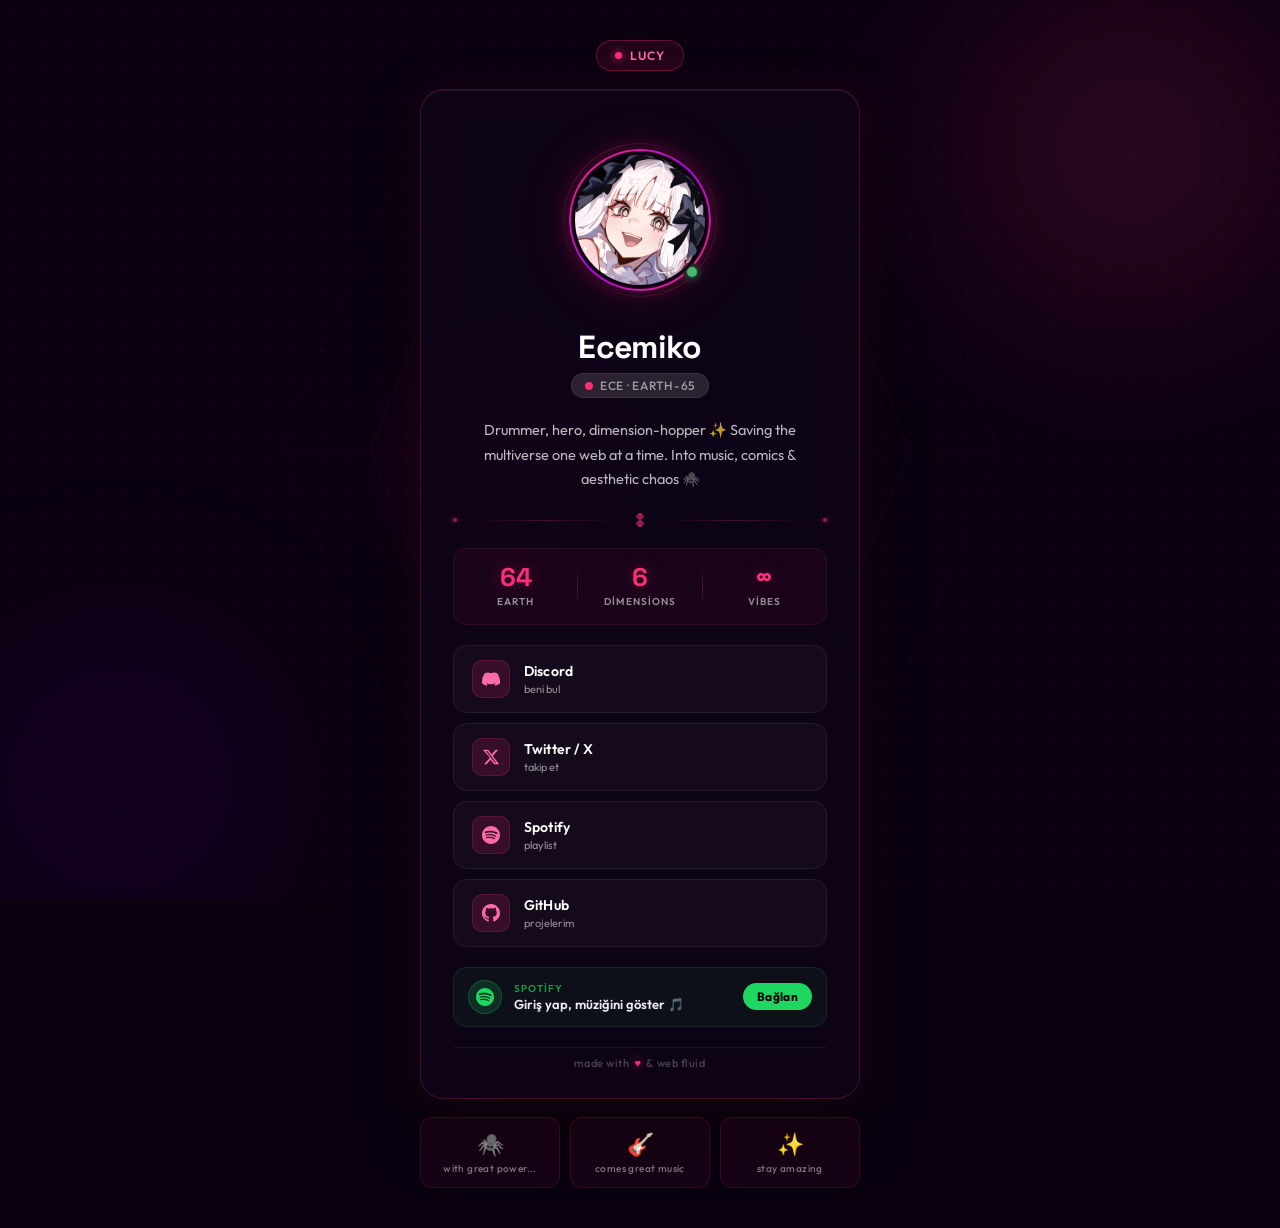
<file: Site/index.html>
<!DOCTYPE html>
<html lang="tr">

<head>
  <meta charset="UTF-8" />
  <meta name="viewport" content="width=device-width, initial-scale=1.0" />
  <title>Spider-Gwen · Profile</title>
  <meta name="description" content="Spider-Gwen themed personal profile page." />
  <link rel="preconnect" href="https://fonts.googleapis.com" />
  <link rel="preconnect" href="https://fonts.gstatic.com" crossorigin />
  <link
    href="https://fonts.googleapis.com/css2?family=Outfit:wght@300;400;500;600;700;800;900&family=Space+Grotesk:wght@300;400;500;600;700&display=swap"
    rel="stylesheet" />
  <link rel="stylesheet" href="style.css" />
</head>

<body>

  <!-- Spider web SVG background -->
  <div class="bg-layer">
    <svg class="web-svg" viewBox="0 0 800 800" xmlns="http://www.w3.org/2000/svg">
      <!-- Concentric octagons -->
      <g class="web-group" transform="translate(400,400)">
        <polygon points="0,-80 56,-56 80,0 56,56 0,80 -56,56 -80,0 -56,-56" fill="none" stroke="rgba(255,45,120,0.18)"
          stroke-width="1" />
        <polygon points="0,-160 113,-113 160,0 113,113 0,160 -113,113 -160,0 -113,-113" fill="none"
          stroke="rgba(255,45,120,0.13)" stroke-width="1" />
        <polygon points="0,-240 170,-170 240,0 170,170 0,240 -170,170 -240,0 -170,-170" fill="none"
          stroke="rgba(255,45,120,0.09)" stroke-width="1" />
        <polygon points="0,-320 226,-226 320,0 226,226 0,320 -226,226 -320,0 -226,-226" fill="none"
          stroke="rgba(255,45,120,0.06)" stroke-width="1" />
        <!-- Web lines from center -->
        <line x1="0" y1="-320" x2="0" y2="320" stroke="rgba(255,45,120,0.07)" stroke-width="0.8" />
        <line x1="-320" y1="0" x2="320" y2="0" stroke="rgba(255,45,120,0.07)" stroke-width="0.8" />
        <line x1="-226" y1="-226" x2="226" y2="226" stroke="rgba(255,45,120,0.07)" stroke-width="0.8" />
        <line x1="226" y1="-226" x2="-226" y2="226" stroke="rgba(255,45,120,0.07)" stroke-width="0.8" />
      </g>
    </svg>
    <div class="halftone"></div>
    <div class="glow-orb glow-1"></div>
    <div class="glow-orb glow-2"></div>
  </div>

  <!-- Floating particles -->
  <div class="particles" id="particles"></div>

  <!-- Main container -->
  <main class="container">

    <!-- Top badge -->
    <div class="top-badge" id="top-badge">
      <span class="badge-dot"></span>
      <span>Lucy</span>
    </div>

    <!-- Profile card -->
    <div class="card" id="main-card">

      <!-- Card inner glow border -->
      <div class="card-border-glow"></div>

      <!-- Avatar section — 4 profil seçici -->
      <div class="avatar-wrap" id="avatar-wrap">

        <!-- Küçük profil balonları (absolute over entire wrap) -->
        <div class="mini-profiles">
          <div class="mini-pfp" id="mini-0" data-idx="0" title="Profil 1">
            <img src="Profiller/Profil1.jpg" alt="Profil 1" />
          </div>
          <div class="mini-pfp" id="mini-1" data-idx="1" title="Profil 2">
            <img src="Profiller/Profil2.jpg" alt="Profil 2" />
          </div>
          <div class="mini-pfp" id="mini-2" data-idx="2" title="Profil 3">
            <img src="Profiller/Profil3.jpg" alt="Profil 3" />
          </div>
        </div>

        <!-- Ana avatar grubu — halkalar buna göre konumlanır -->
        <div class="avatar-main-group">
          <div class="avatar-ring"></div>
          <div class="avatar-ring ring-2"></div>
          <div class="avatar-img" id="main-avatar">
            <img src="Profiller/Anaprofil.jpg" alt="Ana Profil" id="main-avatar-img" />
            <div class="avatar-expand-hint" id="expand-hint" title="Profilleri göster">🕷</div>
          </div>
          <div class="avatar-status">
            <span class="status-dot"></span>
          </div>
        </div>

      </div><!-- /avatar-wrap -->

      <!-- Name & title -->
      <div class="profile-name" id="profile-name">
        <h1 class="name-text">Ecemiko <span class="name-accent"></span></h1>
        <div class="name-tag">
          <svg width="10" height="10" viewBox="0 0 10 10">
            <circle cx="5" cy="5" r="4" fill="#FF2D78" />
          </svg>
          <span>Ece · Earth-65</span>
        </div>
      </div>

      <!-- Bio -->
      <p class="bio" id="bio-text">
        Drummer, hero, dimension-hopper ✨ Saving the multiverse one web at a time.
        Into music, comics &amp; aesthetic chaos 🕷️
      </p>

      <!-- Divider -->
      <div class="divider">
        <span class="divider-dot"></span>
        <span class="divider-line"></span>
        <svg width="16" height="16" viewBox="0 0 16 16" class="divider-icon">
          <circle cx="8" cy="4" r="3" fill="#FF2D78" />
          <circle cx="8" cy="12" r="3" fill="#FF2D78" />
          <line x1="4" y1="4" x2="12" y2="12" stroke="#FF2D78" stroke-width="1.2" />
          <line x1="12" y1="4" x2="4" y2="12" stroke="#FF2D78" stroke-width="1.2" />
        </svg>
        <span class="divider-line"></span>
        <span class="divider-dot"></span>
      </div>

      <!-- Stats row -->
      <div class="stats-row" id="stats-row">
        <div class="stat-item">
          <span class="stat-num" data-count="65">0</span>
          <span class="stat-label">Earth</span>
        </div>
        <div class="stat-sep"></div>
        <div class="stat-item">
          <span class="stat-num" data-count="7">0</span>
          <span class="stat-label">Dimensions</span>
        </div>
        <div class="stat-sep"></div>
        <div class="stat-item">
          <span class="stat-num" data-count="∞" data-symbol="∞">∞</span>
          <span class="stat-label">Vibes</span>
        </div>
      </div>

      <!-- Social links -->
      <div class="links-grid" id="links-grid">

        <a href="#" class="link-btn" id="btn-discord">
          <div class="btn-icon">
            <svg viewBox="0 0 24 24" fill="currentColor">
              <path
                d="M20.317 4.37a19.791 19.791 0 0 0-4.885-1.515.074.074 0 0 0-.079.037c-.21.375-.444.864-.608 1.25a18.27 18.27 0 0 0-5.487 0 12.64 12.64 0 0 0-.617-1.25.077.077 0 0 0-.079-.037A19.736 19.736 0 0 0 3.677 4.37a.07.07 0 0 0-.032.027C.533 9.046-.32 13.58.099 18.057.1 18.08.114 18.1.133 18.11a19.9 19.9 0 0 0 5.993 3.03.078.078 0 0 0 .084-.028c.462-.63.874-1.295 1.226-1.994a.076.076 0 0 0-.041-.106 13.107 13.107 0 0 1-1.872-.892.077.077 0 0 1-.008-.128 10.2 10.2 0 0 0 .372-.292.074.074 0 0 1 .077-.01c3.928 1.793 8.18 1.793 12.062 0a.074.074 0 0 1 .078.01c.12.098.246.198.373.292a.077.077 0 0 1-.006.127 12.299 12.299 0 0 1-1.873.892.077.077 0 0 0-.041.107c.36.698.772 1.362 1.225 1.993a.076.076 0 0 0 .084.028 19.839 19.839 0 0 0 6.002-3.03.077.077 0 0 0 .032-.054c.5-5.177-.838-9.674-3.549-13.66a.061.061 0 0 0-.031-.03z" />
            </svg>
          </div>
          <div class="btn-content">
            <span class="btn-label">Discord</span>
            <span class="btn-sub">beni bul</span>
          </div>
          <div class="btn-arrow">→</div>
        </a>

        <a href="#" class="link-btn" id="btn-twitter">
          <div class="btn-icon">
            <svg viewBox="0 0 24 24" fill="currentColor">
              <path
                d="M18.244 2.25h3.308l-7.227 8.26 8.502 11.24H16.17l-4.714-6.231-5.401 6.231H2.748l7.73-8.835L1.254 2.25H8.08l4.713 6.231zm-1.161 17.52h1.833L7.084 4.126H5.117z" />
            </svg>
          </div>
          <div class="btn-content">
            <span class="btn-label">Twitter / X</span>
            <span class="btn-sub">takip et</span>
          </div>
          <div class="btn-arrow">→</div>
        </a>

        <a href="#" class="link-btn" id="btn-spotify">
          <div class="btn-icon">
            <svg viewBox="0 0 24 24" fill="currentColor">
              <path
                d="M12 0C5.4 0 0 5.4 0 12s5.4 12 12 12 12-5.4 12-12S18.66 0 12 0zm5.521 17.34c-.24.359-.66.48-1.021.24-2.82-1.74-6.36-2.101-10.561-1.141-.418.122-.779-.179-.899-.539-.12-.421.18-.78.54-.9 4.56-1.021 8.52-.6 11.64 1.32.42.18.479.659.301 1.02zm1.44-3.3c-.301.42-.841.6-1.262.3-3.239-1.98-8.159-2.58-11.939-1.38-.479.12-1.02-.12-1.14-.6-.12-.48.12-1.021.6-1.141C9.6 9.9 15 10.561 18.72 12.84c.361.181.54.78.241 1.2zm.12-3.36C15.24 8.4 8.82 8.16 5.16 9.301c-.6.179-1.2-.181-1.38-.721-.18-.601.18-1.2.72-1.381 4.26-1.26 11.28-1.02 15.721 1.621.539.3.719 1.02.419 1.56-.299.421-1.02.599-1.559.3z" />
            </svg>
          </div>
          <div class="btn-content">
            <span class="btn-label">Spotify</span>
            <span class="btn-sub">playlist</span>
          </div>
          <div class="btn-arrow">→</div>
        </a>

        <a href="#" class="link-btn link-btn--wide" id="btn-github">
          <div class="btn-icon">
            <svg viewBox="0 0 24 24" fill="currentColor">
              <path
                d="M12 0c-6.626 0-12 5.373-12 12 0 5.302 3.438 9.8 8.207 11.387.599.111.793-.261.793-.577v-2.234c-3.338.726-4.033-1.416-4.033-1.416-.546-1.387-1.333-1.756-1.333-1.756-1.089-.745.083-.729.083-.729 1.205.084 1.839 1.237 1.839 1.237 1.07 1.834 2.807 1.304 3.492.997.107-.775.418-1.305.762-1.604-2.665-.305-5.467-1.334-5.467-5.931 0-1.311.469-2.381 1.236-3.221-.124-.303-.535-1.524.117-3.176 0 0 1.008-.322 3.301 1.23.957-.266 1.983-.399 3.003-.404 1.02.005 2.047.138 3.006.404 2.291-1.552 3.297-1.23 3.297-1.23.653 1.653.242 2.874.118 3.176.77.84 1.235 1.911 1.235 3.221 0 4.609-2.807 5.624-5.479 5.921.43.372.823 1.102.823 2.222v3.293c0 .319.192.694.801.576 4.765-1.589 8.199-6.086 8.199-11.386 0-6.627-5.373-12-12-12z" />
            </svg>
          </div>
          <div class="btn-content">
            <span class="btn-label">GitHub</span>
            <span class="btn-sub">projelerim</span>
          </div>
          <div class="btn-arrow">→</div>
        </a>

      </div>

      <!-- Currently playing -->
      <div class="now-playing" id="now-playing">

        <!-- State: Not connected -->
        <div class="np-state" id="np-disconnected">
          <div class="np-spotify-logo">
            <svg viewBox="0 0 24 24" fill="currentColor"><path d="M12 0C5.4 0 0 5.4 0 12s5.4 12 12 12 12-5.4 12-12S18.66 0 12 0zm5.521 17.34c-.24.359-.66.48-1.021.24-2.82-1.74-6.36-2.101-10.561-1.141-.418.122-.779-.179-.899-.539-.12-.421.18-.78.54-.9 4.56-1.021 8.52-.6 11.64 1.32.42.18.479.659.301 1.02zm1.44-3.3c-.301.42-.841.6-1.262.3-3.239-1.98-8.159-2.58-11.939-1.38-.479.12-1.02-.12-1.14-.6-.12-.48.12-1.021.6-1.141C9.6 9.9 15 10.561 18.72 12.84c.361.181.54.78.241 1.2zm.12-3.36C15.24 8.4 8.82 8.16 5.16 9.301c-.6.179-1.2-.181-1.38-.721-.18-.601.18-1.2.72-1.381 4.26-1.26 11.28-1.02 15.721 1.621.539.3.719 1.02.419 1.56-.299.421-1.02.599-1.559.3z"/></svg>
          </div>
          <div class="np-connect-text">
            <span class="np-label">Spotify</span>
            <span class="np-song">Giriş yap, müziğini göster 🎵</span>
          </div>
          <button class="np-connect-btn" id="np-connect-btn">Bağlan</button>
        </div>

        <!-- State: Playing -->
        <div class="np-state np-state--hidden" id="np-playing">
          <div class="np-album-art" id="np-album-art">
            <div class="np-bars">
              <span></span><span></span><span></span><span></span><span></span>
            </div>
          </div>
          <div class="np-text">
            <span class="np-label" id="np-status-label">Şu an çalıyor</span>
            <span class="np-track" id="np-track-name">—</span>
            <span class="np-artist" id="np-artist-name">—</span>
          </div>
          <a class="np-open-btn" id="np-open-btn" href="#" target="_blank" rel="noopener">
            <svg viewBox="0 0 24 24" fill="currentColor" width="14" height="14"><path d="M5 3l3.057-3 11.943 12-11.943 12-3.057-3 9-9z"/></svg>
          </a>
        </div>

        <!-- State: Nothing playing -->
        <div class="np-state np-state--hidden" id="np-idle">
          <div class="np-spotify-logo np-spotify-logo--dim">
            <svg viewBox="0 0 24 24" fill="currentColor"><path d="M12 0C5.4 0 0 5.4 0 12s5.4 12 12 12 12-5.4 12-12S18.66 0 12 0zm5.521 17.34c-.24.359-.66.48-1.021.24-2.82-1.74-6.36-2.101-10.561-1.141-.418.122-.779-.179-.899-.539-.12-.421.18-.78.54-.9 4.56-1.021 8.52-.6 11.64 1.32.42.18.479.659.301 1.02zm1.44-3.3c-.301.42-.841.6-1.262.3-3.239-1.98-8.159-2.58-11.939-1.38-.479.12-1.02-.12-1.14-.6-.12-.48.12-1.021.6-1.141C9.6 9.9 15 10.561 18.72 12.84c.361.181.54.78.241 1.2zm.12-3.36C15.24 8.4 8.82 8.16 5.16 9.301c-.6.179-1.2-.181-1.38-.721-.18-.601.18-1.2.72-1.381 4.26-1.26 11.28-1.02 15.721 1.621.539.3.719 1.02.419 1.56-.299.421-1.02.599-1.559.3z"/></svg>
          </div>
          <div class="np-text">
            <span class="np-label">Spotify</span>
            <span class="np-song">Şu an bir şey çalmıyor 🎧</span>
          </div>
          <button class="np-logout-btn" id="np-logout-btn" title="Çıkış yap">✕</button>
        </div>

      </div>

      <!-- Footer inside card -->
      <div class="card-footer">
        <span class="footer-text">made with</span>
        <span class="footer-heart">♥</span>
        <span class="footer-text">& web fluid</span>
      </div>

    </div><!-- /card -->

    <!-- Comic strip bottom -->
    <div class="comic-strip" id="comic-strip">
      <div class="comic-panel">
        <span>🕷️</span>
        <small>with great power...</small>
      </div>
      <div class="comic-panel panel-mid">
        <span>🎸</span>
        <small>comes great music</small>
      </div>
      <div class="comic-panel">
        <span>✨</span>
        <small>stay amazing</small>
      </div>
    </div>

  </main>

  <script src="script.js"></script>
</body>

</html>
</file>
<file: Site/style.css>
/* ===========================
   Spider-Gwen Profile Site
   =========================== */

:root {
  --pink: #FF2D78;
  --pink-light: #FF6BA8;
  --pink-dim: rgba(255, 45, 120, 0.15);
  --pink-glow: rgba(255, 45, 120, 0.35);
  --pink-glow-strong: rgba(255, 45, 120, 0.6);
  --white: #FFFFFF;
  --off-white: #F0EAF5;
  --gray: rgba(255,255,255,0.55);
  --gray-dim: rgba(255,255,255,0.12);
  --dark: #0a0010;
  --dark-2: #110018;
  --card-bg: rgba(15, 5, 25, 0.75);
  --card-border: rgba(255, 45, 120, 0.22);
  --radius: 24px;
  --radius-sm: 14px;
  --font-main: 'Outfit', sans-serif;
  --font-alt: 'Space Grotesk', sans-serif;
  --transition: 0.35s cubic-bezier(0.4, 0, 0.2, 1);
}

*, *::before, *::after {
  box-sizing: border-box;
  margin: 0;
  padding: 0;
}

html {
  scroll-behavior: smooth;
}

body {
  font-family: var(--font-main);
  background: var(--dark);
  color: var(--white);
  min-height: 100vh;
  display: flex;
  align-items: center;
  justify-content: center;
  overflow-x: hidden;
  position: relative;
}

/* ── Background Layer ── */
.bg-layer {
  position: fixed;
  inset: 0;
  z-index: 0;
  pointer-events: none;
  overflow: hidden;
}

.web-svg {
  position: absolute;
  top: 50%;
  left: 50%;
  transform: translate(-50%, -50%);
  width: 900px;
  height: 900px;
  opacity: 0.9;
  animation: webRotate 80s linear infinite;
}

@keyframes webRotate {
  from { transform: translate(-50%, -50%) rotate(0deg); }
  to   { transform: translate(-50%, -50%) rotate(360deg); }
}

.halftone {
  position: absolute;
  inset: 0;
  background-image: radial-gradient(circle, rgba(255,45,120,0.08) 1px, transparent 1px);
  background-size: 28px 28px;
  animation: halftoneShift 20s ease-in-out infinite alternate;
}

@keyframes halftoneShift {
  from { background-position: 0 0; }
  to   { background-position: 14px 14px; }
}

.glow-orb {
  position: absolute;
  border-radius: 50%;
  filter: blur(90px);
  animation: orbFloat 12s ease-in-out infinite alternate;
}

.glow-1 {
  width: 500px;
  height: 500px;
  background: radial-gradient(circle, rgba(255,45,120,0.22) 0%, transparent 70%);
  top: -100px;
  right: -100px;
  animation-duration: 15s;
}

.glow-2 {
  width: 400px;
  height: 400px;
  background: radial-gradient(circle, rgba(140,0,255,0.15) 0%, transparent 70%);
  bottom: -80px;
  left: -80px;
  animation-duration: 10s;
  animation-direction: alternate-reverse;
}

@keyframes orbFloat {
  from { transform: translateY(0) scale(1); opacity: 0.8; }
  to   { transform: translateY(-40px) scale(1.1); opacity: 1; }
}

/* ── Particles ── */
.particles {
  position: fixed;
  inset: 0;
  z-index: 1;
  pointer-events: none;
}

.particle {
  position: absolute;
  width: 3px;
  height: 3px;
  border-radius: 50%;
  background: var(--pink);
  opacity: 0;
  animation: particleFloat linear infinite;
}

@keyframes particleFloat {
  0%   { transform: translateY(100vh) scale(0); opacity: 0; }
  10%  { opacity: 0.6; }
  90%  { opacity: 0.3; }
  100% { transform: translateY(-20vh) scale(1.5); opacity: 0; }
}

/* ── Container ── */
.container {
  position: relative;
  z-index: 10;
  display: flex;
  flex-direction: column;
  align-items: center;
  gap: 18px;
  padding: 40px 20px;
  width: 100%;
  max-width: 480px;
}

/* ── Top Badge ── */
.top-badge {
  display: inline-flex;
  align-items: center;
  gap: 8px;
  background: rgba(255, 45, 120, 0.1);
  border: 1px solid rgba(255, 45, 120, 0.3);
  border-radius: 999px;
  padding: 7px 18px;
  font-size: 12px;
  font-weight: 600;
  letter-spacing: 0.08em;
  text-transform: uppercase;
  color: var(--pink-light);
  backdrop-filter: blur(10px);
  animation: badgeIn 0.8s cubic-bezier(0.34, 1.56, 0.64, 1) both;
  cursor: default;
  transition: all var(--transition);
}

.top-badge:hover {
  background: rgba(255, 45, 120, 0.18);
  border-color: var(--pink);
  box-shadow: 0 0 20px var(--pink-glow);
}

.badge-dot {
  width: 7px;
  height: 7px;
  background: var(--pink);
  border-radius: 50%;
  box-shadow: 0 0 8px var(--pink);
  animation: pulse 2s ease-in-out infinite;
}

@keyframes badgeIn {
  from { opacity: 0; transform: translateY(-20px) scale(0.8); }
  to   { opacity: 1; transform: translateY(0) scale(1); }
}

@keyframes pulse {
  0%, 100% { box-shadow: 0 0 8px var(--pink); transform: scale(1); }
  50%       { box-shadow: 0 0 16px var(--pink-light); transform: scale(1.3); }
}

/* ── Main Card ── */
.card {
  position: relative;
  width: 100%;
  background: var(--card-bg);
  border: 1px solid var(--card-border);
  border-radius: var(--radius);
  padding: 40px 32px 28px;
  backdrop-filter: blur(20px);
  -webkit-backdrop-filter: blur(20px);
  box-shadow:
    0 0 40px rgba(255, 45, 120, 0.08),
    0 30px 60px rgba(0,0,0,0.5),
    inset 0 1px 0 rgba(255,255,255,0.06);
  display: flex;
  flex-direction: column;
  align-items: center;
  gap: 20px;
  animation: cardIn 1s cubic-bezier(0.34, 1.56, 0.64, 1) 0.2s both;
  transition: box-shadow var(--transition), transform var(--transition);
}

.card:hover {
  box-shadow:
    0 0 60px rgba(255, 45, 120, 0.15),
    0 40px 80px rgba(0,0,0,0.6),
    inset 0 1px 0 rgba(255,255,255,0.08);
  transform: translateY(-2px);
}

@keyframes cardIn {
  from { opacity: 0; transform: translateY(40px) scale(0.95); }
  to   { opacity: 1; transform: translateY(0) scale(1); }
}

/* Animated border glow */
.card-border-glow {
  position: absolute;
  inset: -1px;
  border-radius: calc(var(--radius) + 1px);
  background: linear-gradient(135deg, transparent 0%, rgba(255,45,120,0.4) 50%, transparent 100%);
  -webkit-mask: linear-gradient(#fff 0 0) content-box, linear-gradient(#fff 0 0);
  mask: linear-gradient(#fff 0 0) content-box, linear-gradient(#fff 0 0);
  -webkit-mask-composite: xor;
  mask-composite: exclude;
  padding: 1px;
  opacity: 0;
  animation: borderGlowAnim 4s ease-in-out infinite;
  pointer-events: none;
}

@keyframes borderGlowAnim {
  0%, 100% { opacity: 0; background-position: 0% 50%; }
  50%       { opacity: 1; background-position: 100% 50%; }
}

/* ── Avatar ── */
.avatar-wrap {
  position: relative;
  width: 180px;
  height: 180px;
  display: flex;
  align-items: center;
  justify-content: center;
  animation: avatarIn 1s cubic-bezier(0.34, 1.56, 0.64, 1) 0.4s both;
}

/* Group that the rings/status are positioned relative to */
.avatar-main-group {
  position: relative;
  width: 130px;
  height: 130px;
  display: flex;
  align-items: center;
  justify-content: center;
  flex-shrink: 0;
  z-index: 2;
}

@keyframes avatarIn {
  from { opacity: 0; transform: scale(0.5) rotate(-10deg); }
  to   { opacity: 1; transform: scale(1) rotate(0deg); }
}

.avatar-ring {
  position: absolute;
  inset: -6px;          /* relative to .avatar-main-group (130px) */
  border-radius: 50%;
  border: 2px solid transparent;
  background: linear-gradient(135deg, var(--pink), #9B00FF, var(--pink)) border-box;
  -webkit-mask: linear-gradient(#fff 0 0) padding-box, linear-gradient(#fff 0 0);
  mask: linear-gradient(#fff 0 0) padding-box, linear-gradient(#fff 0 0);
  -webkit-mask-composite: destination-out;
  mask-composite: exclude;
  animation: ringRotate 4s linear infinite;
  pointer-events: none;
}

.ring-2 {
  inset: -12px;
  border: 1px solid transparent;
  background: linear-gradient(225deg, transparent, rgba(255,45,120,0.3), transparent) border-box;
  animation-duration: 8s;
  animation-direction: reverse;
}

@keyframes ringRotate {
  from { transform: rotate(0deg); }
  to   { transform: rotate(360deg); }
}

.avatar-img {
  width: 130px;
  height: 130px;
  border-radius: 50%;
  overflow: hidden;
  background: linear-gradient(135deg, #1a0030, #2a0050);
  box-shadow:
    0 0 0 3px var(--dark),
    0 0 30px var(--pink-glow),
    0 0 60px rgba(255,45,120,0.15);
  transition: box-shadow var(--transition), transform var(--transition);
  cursor: pointer;
  position: relative;
  z-index: 2;
  flex-shrink: 0;
}

.avatar-img:hover {
  transform: scale(1.05);
  box-shadow:
    0 0 0 3px var(--dark),
    0 0 50px var(--pink-glow-strong),
    0 0 100px rgba(255,45,120,0.3);
}

.avatar-img svg {
  width: 100%;
  height: 100%;
}

.avatar-img img {
  width: 100%;
  height: 100%;
  object-fit: cover;
  display: block;
  transition: transform 0.5s cubic-bezier(0.34,1.56,0.64,1);
}

/* ── Mini Profile Bubbles ── */
.mini-profiles {
  position: absolute;
  inset: 0;
  pointer-events: none;
  overflow: visible;       /* balonlar dışarı taşabilsin */
  z-index: 5;
}

.mini-pfp {
  position: absolute;
  border-radius: 50%;
  overflow: hidden;
  cursor: pointer;
  pointer-events: none;    /* kapalıyken devre dışı */
  border: 2.5px solid rgba(255,255,255,0.22);
  box-shadow:
    0 4px 18px rgba(0,0,0,0.55),
    0 0 0 1.5px rgba(255,45,120,0.12);
  background: #0a0010;

  /* Gizli — ana avatara doğru çökmüş */
  opacity: 0;
  transform: scale(0);
  transition:
    opacity 0.38s cubic-bezier(0.34, 1.56, 0.64, 1),
    transform 0.45s cubic-bezier(0.34, 1.56, 0.64, 1),
    border-color 0.3s ease,
    box-shadow 0.3s ease;
}

.mini-pfp img {
  width: 100%;
  height: 100%;
  object-fit: cover;
  display: block;
  pointer-events: none;
}

/*
 * avatar-wrap = 180×180px, avatar (130px) center at (90,90)
 * Balon 1 (58px) → sol-üst, avatarın üst-sol kenarını kesiyor
 * Balon 2 (50px) → sağ-üst, avatarın üst-sağ kenarını kesiyor
 * Balon 3 (44px) → sol-orta, avatarın sol kenarını kesiyor
 */
.mini-pfp:nth-child(1) {
  width: 58px;
  height: 58px;
  top: -42px;
  left: -36px;
}
.mini-pfp:nth-child(2) {
  width: 50px;
  height: 50px;
  top: -38px;
  left: 20px;
}
.mini-pfp:nth-child(3) {
  width: 44px;
  height: 44px;
  top: 6px;
  left: -40px;
}

/* ── AÇIK durum (.profiles-open avatar-wrap'a eklenir) ── */
.avatar-wrap.profiles-open .mini-pfp {
  opacity: 1;
  pointer-events: all;
}

.avatar-wrap.profiles-open .mini-pfp:nth-child(1) {
  transform: scale(1);
  transition-delay: 0s;
  animation: miniBobA 5s ease-in-out 0.45s infinite alternate;
}
.avatar-wrap.profiles-open .mini-pfp:nth-child(2) {
  transform: scale(1);
  transition-delay: 0.09s;
  animation: miniBobB 6s ease-in-out 0.54s infinite alternate;
}
.avatar-wrap.profiles-open .mini-pfp:nth-child(3) {
  transform: scale(1);
  transition-delay: 0.18s;
  animation: miniBobC 4.5s ease-in-out 0.63s infinite alternate;
}

@keyframes miniBobA {
  from { transform: translateY(0px) rotate(-2deg); }
  to   { transform: translateY(-7px) rotate(2deg); }
}
@keyframes miniBobB {
  from { transform: translateY(0px) rotate(1.5deg); }
  to   { transform: translateY(-9px) rotate(-2.5deg); }
}
@keyframes miniBobC {
  from { transform: translateY(0px) rotate(2deg); }
  to   { transform: translateY(-6px) rotate(-1deg); }
}

/* Hover */
.mini-pfp:hover {
  border-color: var(--pink) !important;
  box-shadow:
    0 6px 24px rgba(0,0,0,0.65),
    0 0 18px var(--pink-glow),
    0 0 0 2px var(--pink);
  transform: scale(1.14) !important;
  animation-play-state: paused;
  z-index: 20;
}

.mini-pfp:active {
  transform: scale(0.9) !important;
}

/* Dimmed when it became the main */
.mini-pfp.is-main {
  opacity: 0.5 !important;
  pointer-events: none !important;
}



/* "..." indicator badge */
.avatar-expand-hint {
  position: absolute;
  bottom: -2px;
  right: -2px;
  width: 26px;
  height: 26px;
  background: var(--dark);
  border-radius: 50%;
  border: 2px solid rgba(255,45,120,0.4);
  display: flex;
  align-items: center;
  justify-content: center;
  font-size: 10px;
  color: var(--pink);
  z-index: 5;
  transition: all var(--transition);
  box-shadow: 0 0 10px var(--pink-glow);
  animation: hintPulse 2.5s ease-in-out infinite;
}

.profiles-open .avatar-expand-hint {
  border-color: rgba(255,45,120,0.8);
  background: var(--pink);
  color: #fff;
  box-shadow: 0 0 16px var(--pink-glow-strong);
  animation: none;
}

@keyframes hintPulse {
  0%, 100% { box-shadow: 0 0 8px var(--pink-glow); transform: scale(1); }
  50%       { box-shadow: 0 0 18px var(--pink-glow-strong); transform: scale(1.1); }
}

.avatar-status {
  position: absolute;
  bottom: 4px;
  right: 4px;
  width: 18px;
  height: 18px;
  background: var(--dark);
  border-radius: 50%;
  display: flex;
  align-items: center;
  justify-content: center;
  border: 2px solid var(--dark);
}

.status-dot {
  width: 10px;
  height: 10px;
  background: #2ECC71;
  border-radius: 50%;
  animation: pulse 2s ease-in-out infinite;
  box-shadow: 0 0 8px #2ECC71;
}

/* ── Profile Name ── */
.profile-name {
  text-align: center;
  animation: slideUp 0.8s cubic-bezier(0.34, 1.56, 0.64, 1) 0.5s both;
}

@keyframes slideUp {
  from { opacity: 0; transform: translateY(20px); }
  to   { opacity: 1; transform: translateY(0); }
}

.name-text {
  font-family: var(--font-alt);
  font-size: 2rem;
  font-weight: 700;
  letter-spacing: -0.02em;
  color: var(--white);
  line-height: 1.1;
  margin-bottom: 8px;
}

.name-accent {
  color: var(--pink);
  text-shadow: 0 0 20px var(--pink-glow), 0 0 40px rgba(255,45,120,0.3);
  position: relative;
}

.name-accent::after {
  content: '';
  position: absolute;
  left: 0; right: 0; bottom: -2px;
  height: 2px;
  background: linear-gradient(90deg, transparent, var(--pink), transparent);
  border-radius: 2px;
  animation: underlineGlow 3s ease-in-out infinite;
}

@keyframes underlineGlow {
  0%, 100% { opacity: 0.5; }
  50%       { opacity: 1; box-shadow: 0 0 10px var(--pink); }
}

.name-tag {
  display: inline-flex;
  align-items: center;
  gap: 6px;
  font-size: 12px;
  font-weight: 500;
  color: var(--gray);
  letter-spacing: 0.06em;
  text-transform: uppercase;
  background: var(--gray-dim);
  padding: 4px 12px;
  border-radius: 999px;
  border: 1px solid rgba(255,255,255,0.08);
}

/* ── Bio ── */
.bio {
  font-size: 14.5px;
  line-height: 1.7;
  color: rgba(255,255,255,0.72);
  text-align: center;
  max-width: 360px;
  font-weight: 400;
  animation: slideUp 0.8s cubic-bezier(0.34, 1.56, 0.64, 1) 0.6s both;
}

/* ── Divider ── */
.divider {
  display: flex;
  align-items: center;
  gap: 10px;
  width: 100%;
  opacity: 0.6;
}

.divider-line {
  flex: 1;
  height: 1px;
  background: linear-gradient(90deg, transparent, rgba(255,45,120,0.4), transparent);
}

.divider-dot {
  width: 4px;
  height: 4px;
  background: var(--pink);
  border-radius: 50%;
  box-shadow: 0 0 6px var(--pink);
}

.divider-icon {
  flex-shrink: 0;
  animation: dividerSpin 8s linear infinite;
}

@keyframes dividerSpin {
  from { transform: rotate(0deg); }
  to   { transform: rotate(360deg); }
}

/* ── Stats ── */
.stats-row {
  display: flex;
  align-items: center;
  justify-content: center;
  gap: 0;
  width: 100%;
  background: rgba(255,45,120,0.05);
  border: 1px solid rgba(255,45,120,0.12);
  border-radius: var(--radius-sm);
  padding: 16px 0;
  animation: slideUp 0.8s cubic-bezier(0.34, 1.56, 0.64, 1) 0.7s both;
}

.stat-item {
  flex: 1;
  display: flex;
  flex-direction: column;
  align-items: center;
  gap: 4px;
  cursor: default;
}

.stat-num {
  font-family: var(--font-alt);
  font-size: 1.6rem;
  font-weight: 700;
  color: var(--pink);
  text-shadow: 0 0 20px var(--pink-glow);
  line-height: 1;
  transition: text-shadow var(--transition), transform 0.2s;
}

.stat-item:hover .stat-num {
  text-shadow: 0 0 30px var(--pink-glow-strong), 0 0 60px var(--pink-glow);
  transform: scale(1.1);
}

.stat-label {
  font-size: 10px;
  font-weight: 600;
  letter-spacing: 0.1em;
  text-transform: uppercase;
  color: var(--gray);
}

.stat-sep {
  width: 1px;
  height: 40px;
  background: linear-gradient(180deg, transparent, rgba(255,45,120,0.3), transparent);
}

/* ── Links Grid ── */
.links-grid {
  display: flex;
  flex-direction: column;
  gap: 10px;
  width: 100%;
  animation: slideUp 0.8s cubic-bezier(0.34, 1.56, 0.64, 1) 0.8s both;
}

.link-btn {
  display: flex;
  align-items: center;
  gap: 14px;
  padding: 14px 18px;
  background: rgba(255,255,255,0.03);
  border: 1px solid rgba(255,255,255,0.07);
  border-radius: var(--radius-sm);
  text-decoration: none;
  color: var(--white);
  transition: all var(--transition);
  position: relative;
  overflow: hidden;
  cursor: pointer;
}

.link-btn::before {
  content: '';
  position: absolute;
  inset: 0;
  background: linear-gradient(90deg, var(--pink-dim), transparent);
  opacity: 0;
  transition: opacity var(--transition);
}

.link-btn::after {
  content: '';
  position: absolute;
  left: 0; top: 0; bottom: 0;
  width: 3px;
  background: var(--pink);
  border-radius: 0 3px 3px 0;
  transform: scaleY(0);
  transition: transform var(--transition);
  box-shadow: 0 0 10px var(--pink);
}

.link-btn:hover::before { opacity: 1; }
.link-btn:hover::after  { transform: scaleY(1); }

.link-btn:hover {
  border-color: rgba(255, 45, 120, 0.35);
  box-shadow: 0 0 20px rgba(255,45,120,0.1), 0 8px 24px rgba(0,0,0,0.3);
  transform: translateY(-2px) translateX(4px);
}

.link-btn:active {
  transform: translateY(0) translateX(2px) scale(0.99);
}

.btn-icon {
  width: 38px;
  height: 38px;
  border-radius: 10px;
  background: var(--pink-dim);
  border: 1px solid rgba(255,45,120,0.2);
  display: flex;
  align-items: center;
  justify-content: center;
  flex-shrink: 0;
  transition: all var(--transition);
}

.btn-icon svg {
  width: 18px;
  height: 18px;
  color: var(--pink-light);
  transition: transform var(--transition), color var(--transition);
}

.link-btn:hover .btn-icon {
  background: rgba(255,45,120,0.2);
  border-color: var(--pink);
  box-shadow: 0 0 15px var(--pink-glow);
}

.link-btn:hover .btn-icon svg {
  color: var(--white);
  transform: scale(1.15) rotate(-5deg);
}

.btn-content {
  flex: 1;
  display: flex;
  flex-direction: column;
  gap: 2px;
  position: relative;
  z-index: 1;
}

.btn-label {
  font-size: 14px;
  font-weight: 600;
  color: var(--white);
  letter-spacing: 0.01em;
}

.btn-sub {
  font-size: 11px;
  color: var(--gray);
  font-weight: 400;
  text-transform: lowercase;
}

.btn-arrow {
  font-size: 16px;
  color: var(--pink);
  opacity: 0;
  transform: translateX(-8px);
  transition: all var(--transition);
  position: relative;
  z-index: 1;
}

.link-btn:hover .btn-arrow {
  opacity: 1;
  transform: translateX(0);
}

/* ── Now Playing (Spotify) ── */
.now-playing {
  width: 100%;
  background: rgba(30, 215, 96, 0.06);
  border: 1px solid rgba(30, 215, 96, 0.15);
  border-radius: var(--radius-sm);
  padding: 12px 14px;
  animation: slideUp 0.8s cubic-bezier(0.34, 1.56, 0.64, 1) 0.9s both;
  transition: all var(--transition);
  min-height: 58px;
  position: relative;
}

.now-playing:hover {
  background: rgba(30, 215, 96, 0.1);
  border-color: rgba(30, 215, 96, 0.3);
  box-shadow: 0 0 20px rgba(30, 215, 96, 0.1);
}

/* States */
.np-state {
  display: flex;
  align-items: center;
  gap: 12px;
  width: 100%;
}

.np-state--hidden {
  display: none !important;
}

/* Spotify logo icon */
.np-spotify-logo {
  width: 34px;
  height: 34px;
  border-radius: 50%;
  background: rgba(30, 215, 96, 0.15);
  display: flex;
  align-items: center;
  justify-content: center;
  flex-shrink: 0;
  border: 1px solid rgba(30, 215, 96, 0.25);
}

.np-spotify-logo svg {
  width: 18px;
  height: 18px;
  color: #1ED760;
}

.np-spotify-logo--dim svg {
  color: rgba(30, 215, 96, 0.4);
}

/* Album art thumbnail */
.np-album-art {
  width: 38px;
  height: 38px;
  border-radius: 8px;
  background: rgba(30, 215, 96, 0.12);
  border: 1px solid rgba(30, 215, 96, 0.2);
  flex-shrink: 0;
  overflow: hidden;
  display: flex;
  align-items: center;
  justify-content: center;
  position: relative;
  box-shadow: 0 0 12px rgba(30, 215, 96, 0.15);
}

.np-album-art img {
  width: 100%;
  height: 100%;
  object-fit: cover;
  position: absolute;
  inset: 0;
  border-radius: 7px;
}

/* Animated bars (inside album art when no image) */
.np-bars {
  display: flex;
  align-items: flex-end;
  gap: 2px;
  height: 18px;
}

.np-bars span {
  width: 3px;
  border-radius: 2px;
  background: #1ED760;
  box-shadow: 0 0 6px #1ED760;
  animation: barDance 0.8s ease-in-out infinite alternate;
}

.np-bars span:nth-child(1) { height: 8px;  animation-delay: 0s; }
.np-bars span:nth-child(2) { height: 16px; animation-delay: 0.15s; }
.np-bars span:nth-child(3) { height: 12px; animation-delay: 0.3s; }
.np-bars span:nth-child(4) { height: 18px; animation-delay: 0.1s; }
.np-bars span:nth-child(5) { height: 10px; animation-delay: 0.25s; }

/* Pause bars (static) */
.np-paused .np-bars span {
  animation-play-state: paused;
  opacity: 0.4;
}

@keyframes barDance {
  from { transform: scaleY(0.4); }
  to   { transform: scaleY(1); }
}

/* Text block */
.np-text {
  flex: 1;
  display: flex;
  flex-direction: column;
  gap: 2px;
  min-width: 0;
}

.np-connect-text {
  flex: 1;
  display: flex;
  flex-direction: column;
  gap: 1px;
}

.np-label {
  font-size: 10px;
  font-weight: 600;
  letter-spacing: 0.1em;
  text-transform: uppercase;
  color: rgba(30, 215, 96, 0.7);
}

.np-song,
.np-track {
  font-size: 13px;
  font-weight: 600;
  color: var(--off-white);
  white-space: nowrap;
  overflow: hidden;
  text-overflow: ellipsis;
}

.np-artist {
  font-size: 11px;
  font-weight: 400;
  color: rgba(255,255,255,0.5);
  white-space: nowrap;
  overflow: hidden;
  text-overflow: ellipsis;
}

/* Connect button */
.np-connect-btn {
  background: #1ED760;
  color: #000;
  border: none;
  border-radius: 99px;
  padding: 6px 14px;
  font-size: 12px;
  font-weight: 700;
  font-family: var(--font-main);
  cursor: pointer;
  flex-shrink: 0;
  transition: all var(--transition);
  letter-spacing: 0.03em;
}

.np-connect-btn:hover {
  background: #23f568;
  transform: scale(1.05);
  box-shadow: 0 0 16px rgba(30, 215, 96, 0.5);
}

/* Open in Spotify arrow */
.np-open-btn {
  width: 28px;
  height: 28px;
  border-radius: 50%;
  background: rgba(30, 215, 96, 0.1);
  border: 1px solid rgba(30, 215, 96, 0.2);
  display: flex;
  align-items: center;
  justify-content: center;
  color: rgba(30, 215, 96, 0.7);
  text-decoration: none;
  flex-shrink: 0;
  transition: all var(--transition);
}

.np-open-btn:hover {
  background: rgba(30, 215, 96, 0.2);
  color: #1ED760;
  transform: scale(1.1);
  box-shadow: 0 0 10px rgba(30, 215, 96, 0.3);
}

/* Logout button */
.np-logout-btn {
  background: transparent;
  color: rgba(255,255,255,0.3);
  border: 1px solid rgba(255,255,255,0.1);
  border-radius: 50%;
  width: 24px;
  height: 24px;
  display: flex;
  align-items: center;
  justify-content: center;
  font-size: 11px;
  cursor: pointer;
  flex-shrink: 0;
  transition: all var(--transition);
  font-family: var(--font-main);
}

.np-logout-btn:hover {
  background: rgba(255,45,120,0.2);
  color: var(--pink);
  border-color: var(--pink);
}

/* Scrolling track name animation */
@keyframes scrollText {
  0%   { transform: translateX(0); }
  40%  { transform: translateX(0); }
  90%  { transform: translateX(var(--scroll-dist, -60px)); }
  100% { transform: translateX(var(--scroll-dist, -60px)); }
}

.np-track.scrolling {
  animation: scrollText 6s ease-in-out infinite alternate;
}


/* ── Card Footer ── */
.card-footer {
  display: flex;
  align-items: center;
  gap: 5px;
  font-size: 11px;
  color: rgba(255,255,255,0.25);
  font-weight: 500;
  letter-spacing: 0.05em;
  padding-top: 8px;
  border-top: 1px solid rgba(255,255,255,0.05);
  width: 100%;
  justify-content: center;
}

.footer-heart {
  color: var(--pink);
  animation: heartBeat 1.5s ease-in-out infinite;
  filter: drop-shadow(0 0 6px var(--pink));
}

@keyframes heartBeat {
  0%, 100% { transform: scale(1); }
  50%       { transform: scale(1.3); }
}

/* ── Comic Strip ── */
.comic-strip {
  display: flex;
  gap: 10px;
  width: 100%;
  animation: slideUp 0.8s cubic-bezier(0.34, 1.56, 0.64, 1) 1.1s both;
}

.comic-panel {
  flex: 1;
  background: rgba(255,45,120,0.05);
  border: 1px solid rgba(255,45,120,0.15);
  border-radius: 12px;
  padding: 12px 10px;
  display: flex;
  flex-direction: column;
  align-items: center;
  gap: 4px;
  font-size: 22px;
  transition: all var(--transition);
  cursor: default;
  position: relative;
  overflow: hidden;
}

.comic-panel::before {
  content: '';
  position: absolute;
  top: 0; left: -100%;
  width: 100%; height: 100%;
  background: linear-gradient(90deg, transparent, rgba(255,45,120,0.08), transparent);
  transition: left 0.6s ease;
}

.comic-panel:hover::before {
  left: 100%;
}

.comic-panel:hover {
  border-color: rgba(255,45,120,0.4);
  background: rgba(255,45,120,0.1);
  transform: translateY(-4px) rotate(-1deg);
  box-shadow: 0 8px 24px rgba(255,45,120,0.15);
}

.comic-panel.panel-mid:hover {
  transform: translateY(-4px) rotate(1deg);
}

.comic-panel small {
  font-size: 10px;
  color: rgba(255,255,255,0.45);
  font-weight: 500;
  letter-spacing: 0.04em;
  text-align: center;
}

/* ── Scrollbar ── */
::-webkit-scrollbar { width: 4px; }
::-webkit-scrollbar-track { background: var(--dark); }
::-webkit-scrollbar-thumb { background: var(--pink); border-radius: 4px; }

/* ── Media ── */
@media (max-width: 520px) {
  .container { padding: 24px 14px; }
  .card { padding: 32px 20px 24px; }
  .name-text { font-size: 1.7rem; }
  .avatar-wrap { width: 90px; height: 90px; }
  .avatar-img { width: 80px; height: 80px; }
}

/* ── Entrance animations ── */
@keyframes fadeInUp {
  from { opacity: 0; transform: translateY(30px); }
  to   { opacity: 1; transform: translateY(0); }
}
</file>
